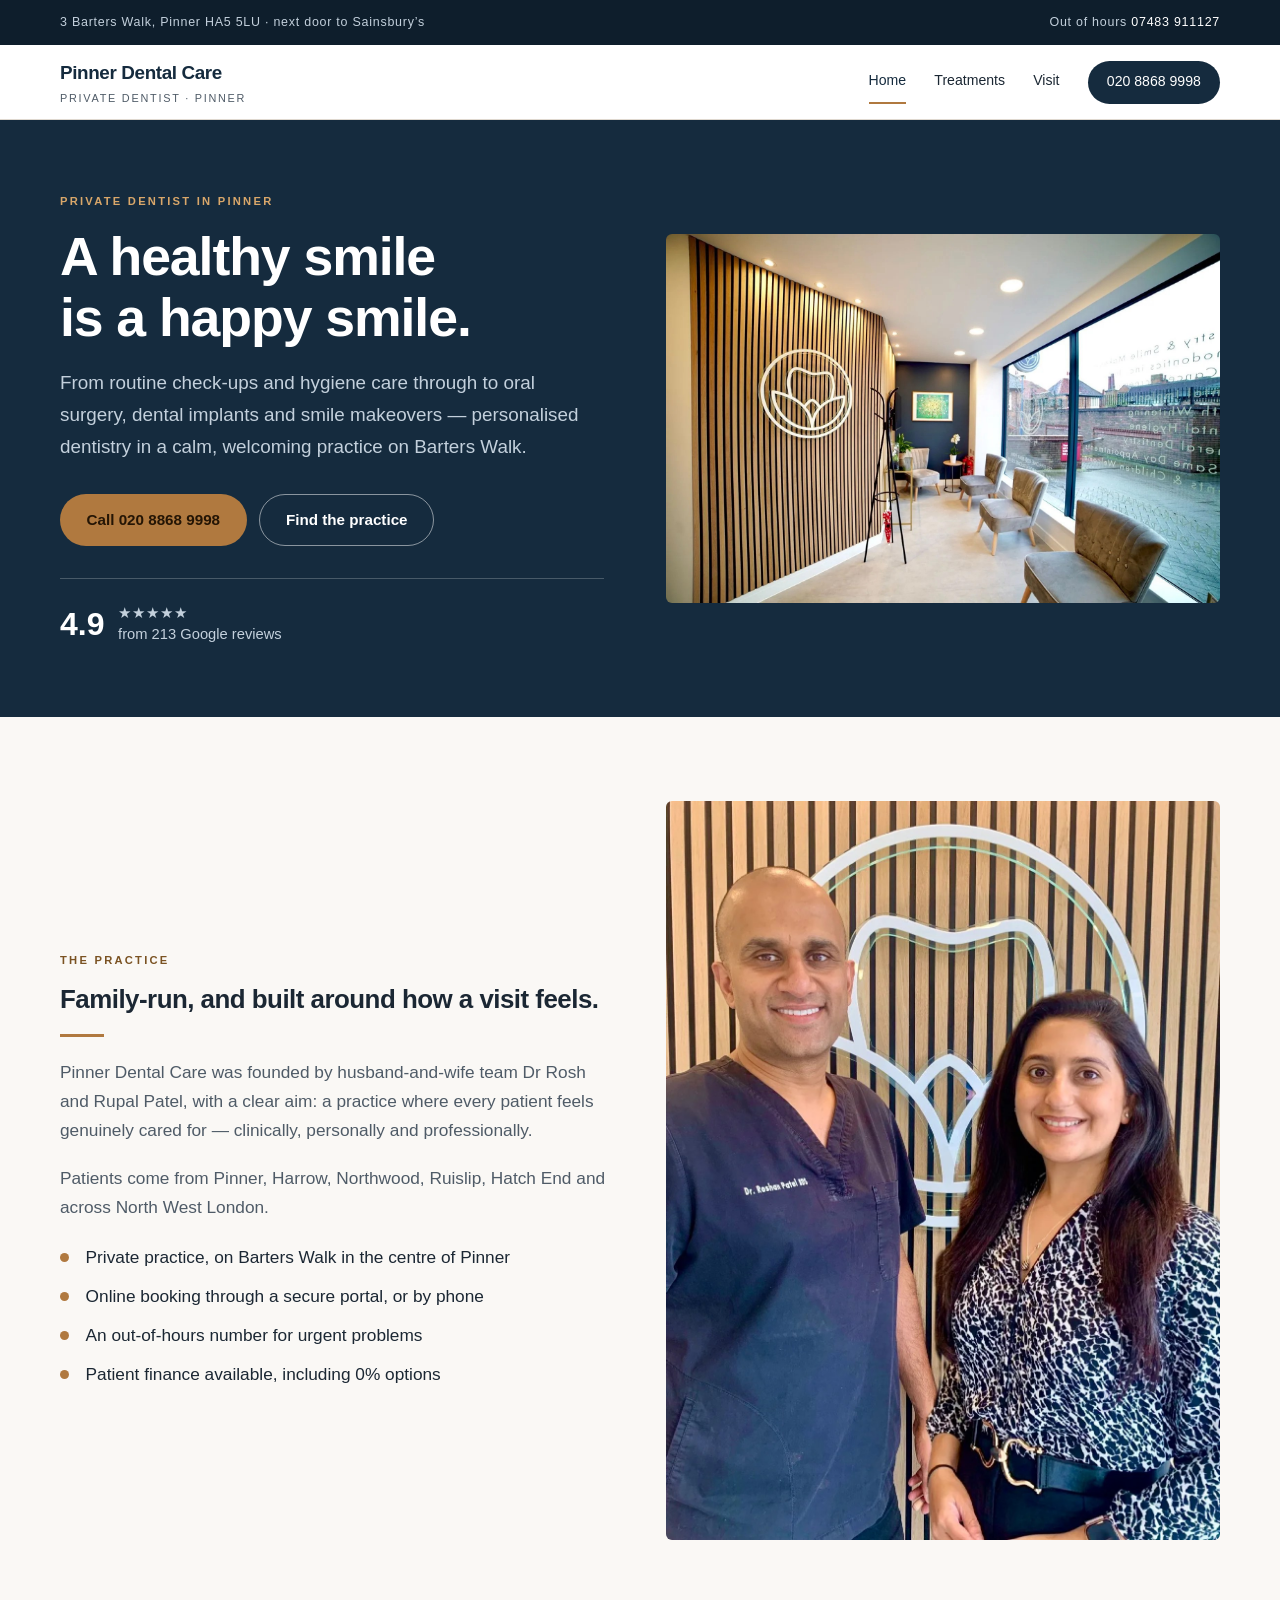
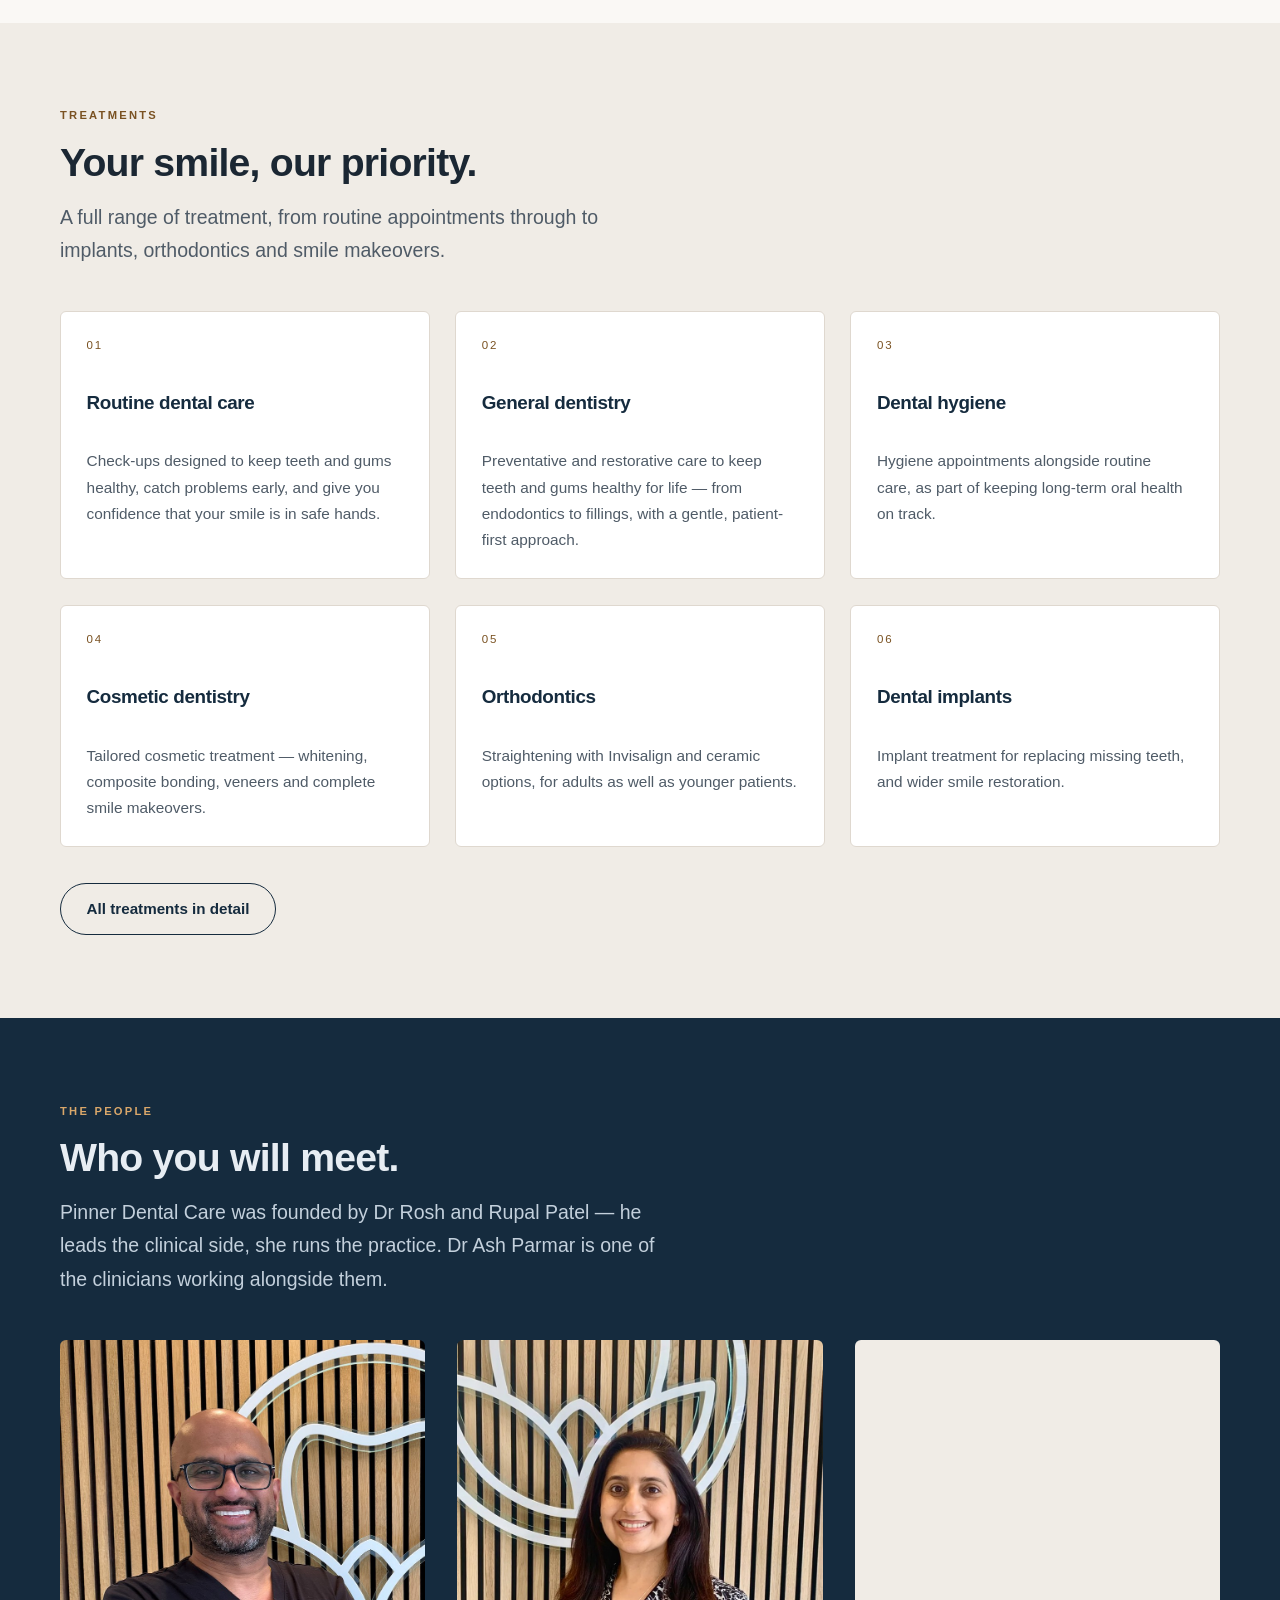
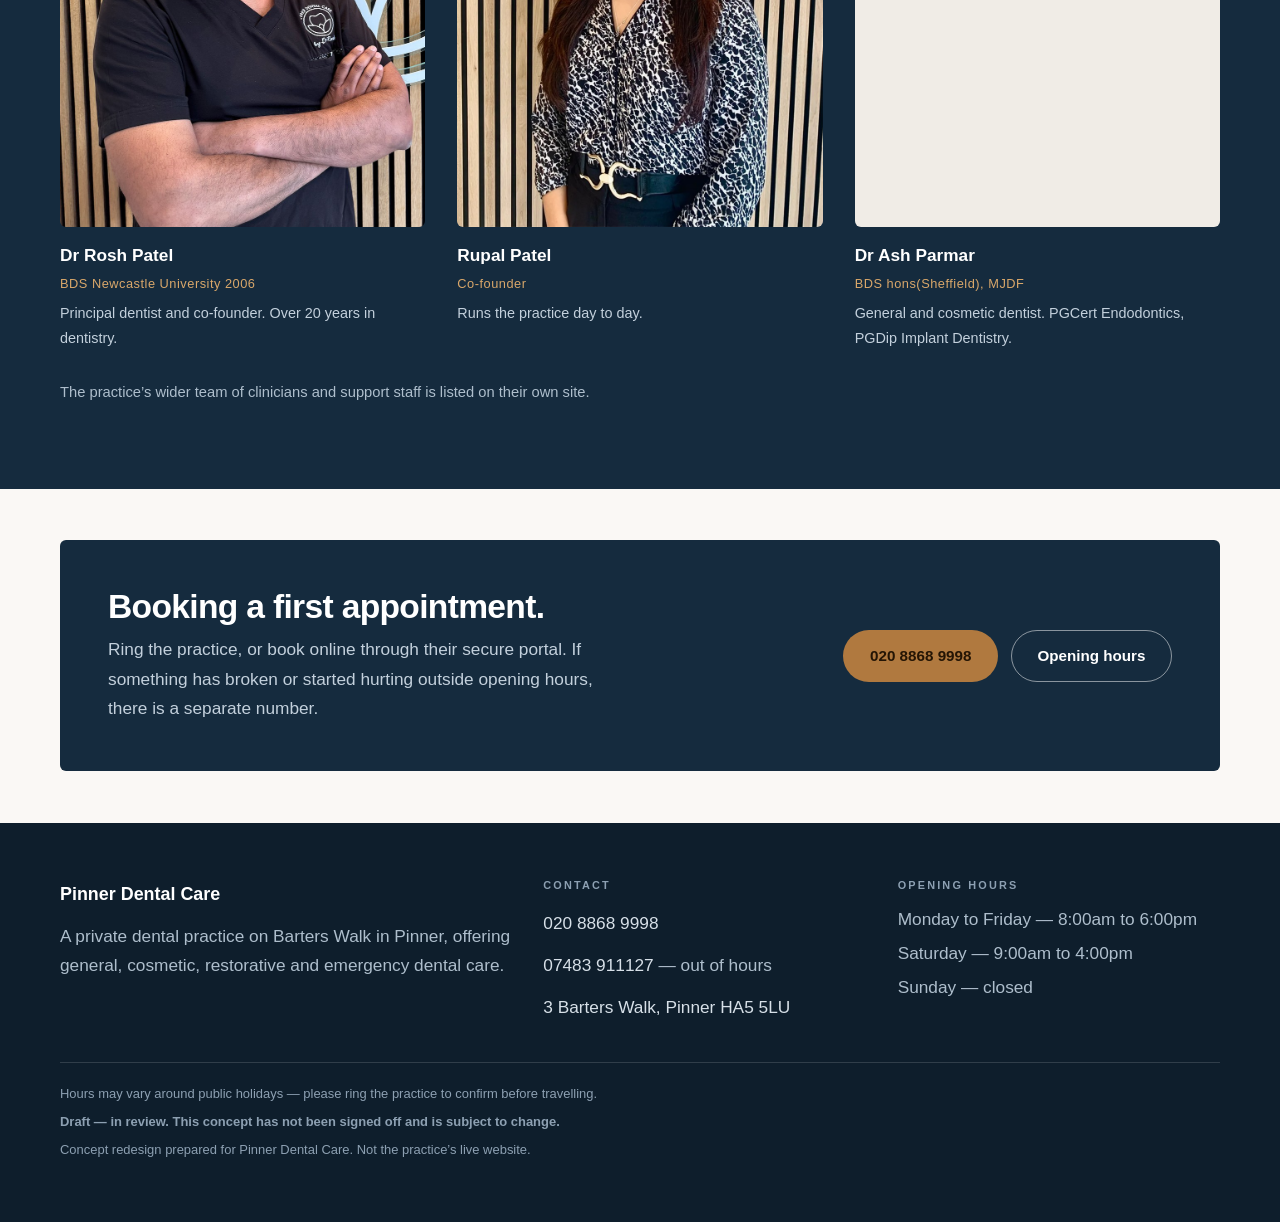
<file: index.html>
<!DOCTYPE html>
<html lang="en-GB">
<head>
<meta charset="utf-8">
<meta name="viewport" content="width=device-width, initial-scale=1">
<title>Pinner Dental Care &mdash; private dentist on Barters Walk, Pinner</title>
<meta name="description" content="Private dental practice at 3 Barters Walk, Pinner HA5 5LU. General, cosmetic, restorative and emergency dental care, three minutes from Pinner station. Call 020 8868 9998.">
<link rel="icon" href="assets/img/favicon.png" type="image/png">
<script>/* set before first paint so reveal targets start hidden only when JS can reveal them */
if ('IntersectionObserver' in window) document.documentElement.className = 'js';</script>
<link rel="stylesheet" href="assets/css/engine.css">
<link rel="stylesheet" href="assets/css/site.css">
</head>
<body>
<a class="skip-link" href="#main">Skip to content</a>

<div class="eng-progress" aria-hidden="true"><div class="eng-progress__fill"></div></div>

<div class="topbar">
  <div class="shell topbar__inner">
    <span>3 Barters Walk, Pinner HA5 5LU &middot; next door to Sainsbury&rsquo;s</span>
    <span>Out of hours <a href="tel:+447483911127">07483 911127</a></span>
  </div>
</div>

<header class="site-header">
  <div class="shell site-header__inner">
    <a class="brand-lockup" href="index.html" aria-label="Pinner Dental Care — home">
      <b>Pinner Dental Care</b>
      <span>Private dentist &middot; Pinner</span>
    </a>

    <button class="nav-toggle" type="button" data-nav-toggle aria-expanded="false" aria-controls="site-nav">
      <span class="nav-toggle__bars" aria-hidden="true"><span></span><span></span><span></span></span>
      Menu
    </button>

    <nav class="site-nav" id="site-nav" data-open="false" aria-label="Main">
      <ul>
        <li><a href="index.html" aria-current="page">Home</a></li>
        <li><a href="treatments.html">Treatments</a></li>
        <li><a href="visit.html">Visit</a></li>
        <li><a class="nav-cta" href="tel:+442088689998">020 8868 9998</a></li>
      </ul>
    </nav>
  </div>
</header>

<main id="main">

  <section class="hero">
    <div class="shell hero__grid">
      <div data-reveal-hero>
        <p class="eyebrow">Private dentist in Pinner</p>
        <h1>A healthy smile is a happy smile.</h1>
        <p class="hero__lede">
          From routine check-ups and hygiene care through to oral surgery, dental implants
          and smile makeovers &mdash; personalised dentistry in a calm, welcoming practice on
          Barters Walk.
        </p>
        <div class="hero__actions">
          <a class="btn btn--oak" href="tel:+442088689998">Call 020 8868 9998</a>
          <a class="btn btn--ghost" href="visit.html">Find the practice</a>
        </div>
        <p class="rating">
          <b>4.9</b>
          <span><span class="stars" aria-hidden="true">&#9733;&#9733;&#9733;&#9733;&#9733;</span><br>
          from 213 Google reviews</span>
        </p>
      </div>

      <figure class="hero__figure" data-reveal-hero>
        <div class="frame">
          <img src="assets/img/waiting-room.jpg"
               alt="The waiting area at Pinner Dental Care: a slatted oak wall carrying the practice's lotus logo, armchairs, and a window onto Barters Walk."
               width="1600" height="1066" loading="eager" decoding="async">
        </div>
      </figure>
    </div>
  </section>

  <section class="section">
    <div class="shell two-col">
      <div data-reveal>
        <p class="eyebrow">The practice</p>
        <h2 style="font-size:clamp(1.7rem,1.35rem+1.8vw,2.45rem)">Family-run, and built around how a visit feels.</h2>
        <hr class="tick">
        <p style="margin-top:1.3rem;color:var(--muted)">
          Pinner Dental Care was founded by husband-and-wife team Dr Rosh and Rupal Patel,
          with a clear aim: a practice where every patient feels genuinely cared for &mdash;
          clinically, personally and professionally.
        </p>
        <p style="color:var(--muted)">
          Patients come from Pinner, Harrow, Northwood, Ruislip, Hatch End and across North
          West London.
        </p>
        <ul class="ticks">
          <li>Private practice, on Barters Walk in the centre of Pinner</li>
          <li>Online booking through a secure portal, or by phone</li>
          <li>An out-of-hours number for urgent problems</li>
          <li>Patient finance available, including 0% options</li>
        </ul>
      </div>
      <figure class="figure-tall" data-reveal="2">
        <div class="frame">
          <img src="assets/img/founders.jpg"
               alt="Dr Rosh Patel and Rupal Patel, the founders of Pinner Dental Care, standing together in the practice."
               width="1125" height="1500" loading="lazy" decoding="async">
        </div>
      </figure>
    </div>
  </section>

  <section class="section section--surface">
    <div class="shell">
      <div class="section-head" data-reveal>
        <p class="eyebrow">Treatments</p>
        <h2>Your smile, our priority.</h2>
        <p class="lede">
          A full range of treatment, from routine appointments through to implants,
          orthodontics and smile makeovers.
        </p>
      </div>
      <div class="cards">
        <article class="card" data-reveal>
          <span class="num">01</span>
          <h3>Routine dental care</h3>
          <p>Check-ups designed to keep teeth and gums healthy, catch problems early, and give you confidence that your smile is in safe hands.</p>
        </article>
        <article class="card" data-reveal="2">
          <span class="num">02</span>
          <h3>General dentistry</h3>
          <p>Preventative and restorative care to keep teeth and gums healthy for life &mdash; from endodontics to fillings, with a gentle, patient-first approach.</p>
        </article>
        <article class="card" data-reveal="3">
          <span class="num">03</span>
          <h3>Dental hygiene</h3>
          <p>Hygiene appointments alongside routine care, as part of keeping long-term oral health on track.</p>
        </article>
        <article class="card" data-reveal>
          <span class="num">04</span>
          <h3>Cosmetic dentistry</h3>
          <p>Tailored cosmetic treatment &mdash; whitening, composite bonding, veneers and complete smile makeovers.</p>
        </article>
        <article class="card" data-reveal="2">
          <span class="num">05</span>
          <h3>Orthodontics</h3>
          <p>Straightening with Invisalign and ceramic options, for adults as well as younger patients.</p>
        </article>
        <article class="card" data-reveal="3">
          <span class="num">06</span>
          <h3>Dental implants</h3>
          <p>Implant treatment for replacing missing teeth, and wider smile restoration.</p>
        </article>
      </div>
      <p style="margin-top:2.25rem" data-reveal="4">
        <a class="btn btn--outline" href="treatments.html">All treatments in detail</a>
      </p>
    </div>
  </section>

  <section class="section section--navy">
    <div class="shell">
      <div class="section-head" data-reveal>
        <p class="eyebrow">The people</p>
        <h2>Who you will meet.</h2>
        <p class="lede">
          Pinner Dental Care was founded by Dr Rosh and Rupal Patel &mdash; he leads the
          clinical side, she runs the practice. Dr Ash Parmar is one of the clinicians
          working alongside them.
        </p>
      </div>
      <div class="team">
        <div class="person" data-reveal>
          <div class="frame"><img src="assets/img/rosh-patel.jpg" alt="Dr Rosh Patel, principal dentist and co-founder of Pinner Dental Care." width="880" height="1173" loading="lazy" decoding="async"></div>
          <b>Dr Rosh Patel</b><span>BDS Newcastle University 2006</span>
          <em>Principal dentist and co-founder. Over 20 years in dentistry.</em>
        </div>
        <div class="person" data-reveal="2">
          <div class="frame"><img src="assets/img/rupal-patel.jpg" alt="Rupal Patel, co-founder of Pinner Dental Care." width="880" height="1173" loading="lazy" decoding="async"></div>
          <b>Rupal Patel</b><span>Co-founder</span>
          <em>Runs the practice day to day.</em>
        </div>
        <div class="person" data-reveal="3">
          <div class="frame"><img src="assets/img/ash-parmar.jpg" alt="Dr Ash Parmar of Pinner Dental Care." width="880" height="1173" loading="lazy" decoding="async"></div>
          <b>Dr Ash Parmar</b><span>BDS hons(Sheffield), MJDF</span>
          <em>General and cosmetic dentist. PGCert Endodontics, PGDip Implant Dentistry.</em>
        </div>
      </div>
      <p style="margin-top:1.9rem;color:#AEBECC;font-size:0.92rem" data-reveal="4">
        The practice&rsquo;s wider team of clinicians and support staff is listed on their own site.
      </p>
    </div>
  </section>

  <section class="section section--tight">
    <div class="shell">
      <div class="cta-strip" data-reveal>
        <div>
          <h2>Booking a first appointment.</h2>
          <p>
            Ring the practice, or book online through their secure portal. If something has
            broken or started hurting outside opening hours, there is a separate number.
          </p>
        </div>
        <div class="cta-strip__actions">
          <a class="btn btn--oak" href="tel:+442088689998">020 8868 9998</a>
          <a class="btn btn--ghost" href="visit.html">Opening hours</a>
        </div>
      </div>
    </div>
  </section>
</main>

<footer class="site-footer">
  <div class="shell">
    <div class="site-footer__grid">
      <div>
        <b class="mark">Pinner Dental Care</b>
        <p>A private dental practice on Barters Walk in Pinner, offering general, cosmetic,
           restorative and emergency dental care.</p>
      </div>
      <div>
        <h2>Contact</h2>
        <ul>
          <li><a href="tel:+442088689998">020 8868 9998</a></li>
          <li><a href="tel:+447483911127">07483 911127</a> &mdash; out of hours</li>
          <li><a href="https://maps.google.com/?q=3+Barters+Walk+Pinner+HA5+5LU" target="_blank" rel="noopener">3 Barters Walk, Pinner HA5 5LU</a></li>
        </ul>
      </div>
      <div>
        <h2>Opening hours</h2>
        <ul>
          <li>Monday to Friday &mdash; 8:00am to 6:00pm</li>
          <li>Saturday &mdash; 9:00am to 4:00pm</li>
          <li>Sunday &mdash; closed</li>
        </ul>
      </div>
    </div>
    <div class="fine">
      <p>Hours may vary around public holidays &mdash; please ring the practice to confirm
         before travelling.</p>
      <p><strong>Draft &mdash; in review. This concept has not been signed off and is subject to change.</strong></p>
      <p>Concept redesign prepared for Pinner Dental Care. Not the practice&rsquo;s live website.</p>
    </div>
  </div>
</footer>

<script src="assets/js/main.js" defer></script>
</body>
</html>
</file>
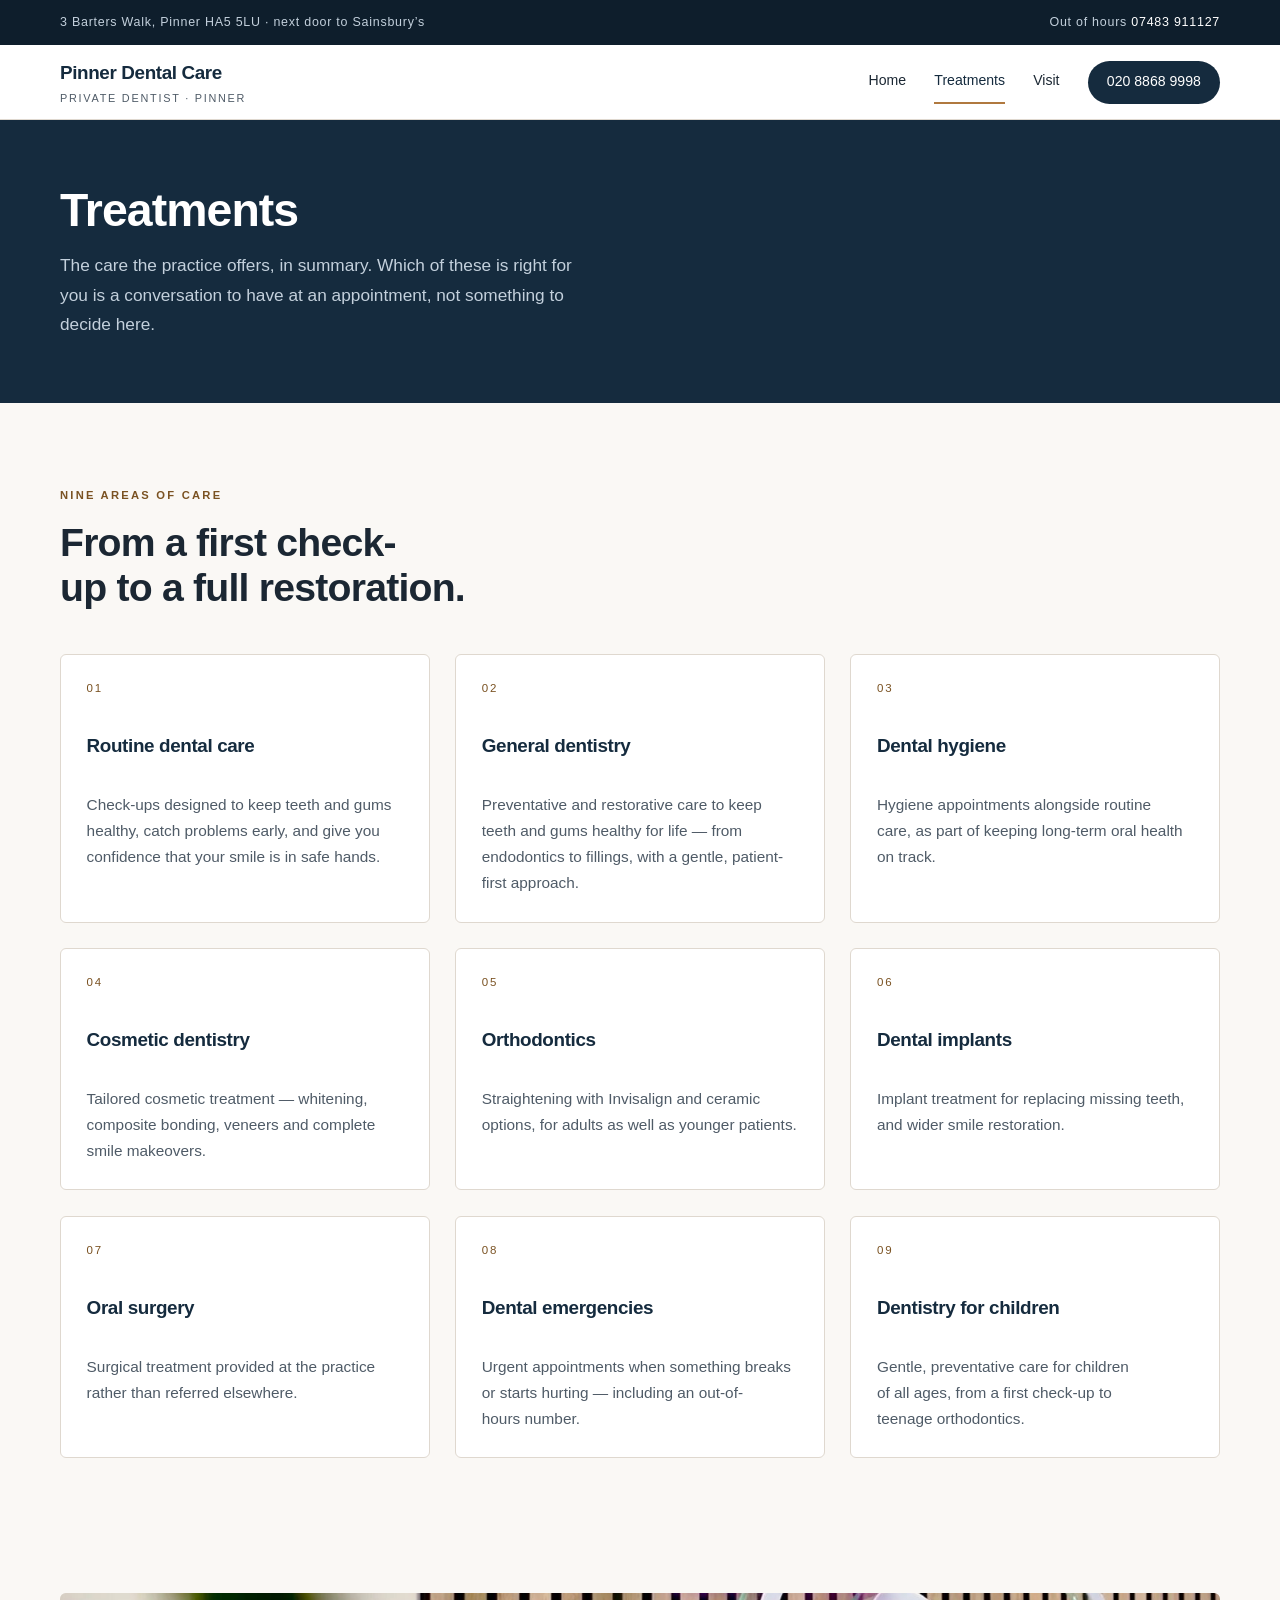
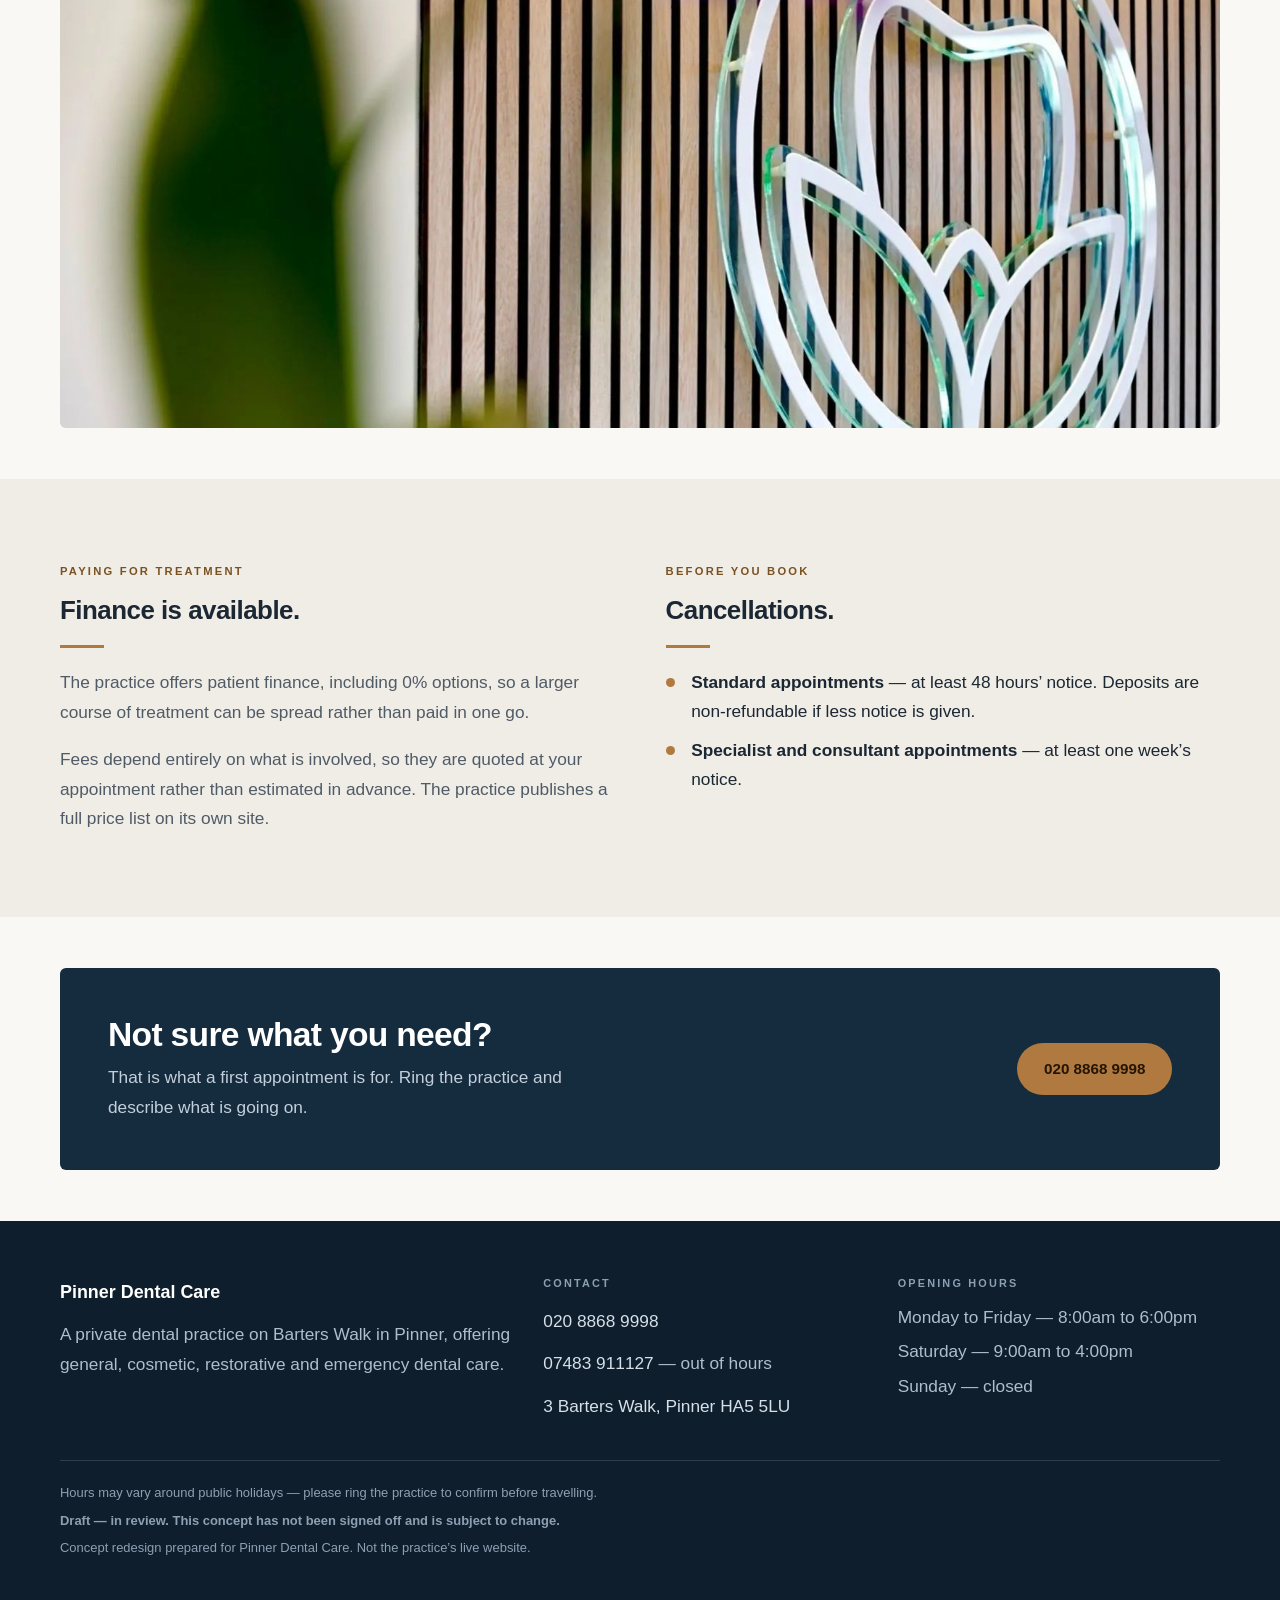
<file: treatments.html>
<!DOCTYPE html>
<html lang="en-GB">
<head>
<meta charset="utf-8">
<meta name="viewport" content="width=device-width, initial-scale=1">
<title>Treatments &mdash; Pinner Dental Care</title>
<meta name="description" content="Treatments at Pinner Dental Care: routine care, general dentistry, hygiene, cosmetic dentistry, orthodontics, implants, oral surgery and dental emergencies. Patient finance available.">
<link rel="icon" href="assets/img/favicon.png" type="image/png">
<script>/* set before first paint so reveal targets start hidden only when JS can reveal them */
if ('IntersectionObserver' in window) document.documentElement.className = 'js';</script>
<link rel="stylesheet" href="assets/css/engine.css">
<link rel="stylesheet" href="assets/css/site.css">
</head>
<body>
<a class="skip-link" href="#main">Skip to content</a>

<div class="eng-progress" aria-hidden="true"><div class="eng-progress__fill"></div></div>

<div class="topbar">
  <div class="shell topbar__inner">
    <span>3 Barters Walk, Pinner HA5 5LU &middot; next door to Sainsbury&rsquo;s</span>
    <span>Out of hours <a href="tel:+447483911127">07483 911127</a></span>
  </div>
</div>

<header class="site-header">
  <div class="shell site-header__inner">
    <a class="brand-lockup" href="index.html" aria-label="Pinner Dental Care — home">
      <b>Pinner Dental Care</b>
      <span>Private dentist &middot; Pinner</span>
    </a>

    <button class="nav-toggle" type="button" data-nav-toggle aria-expanded="false" aria-controls="site-nav">
      <span class="nav-toggle__bars" aria-hidden="true"><span></span><span></span><span></span></span>
      Menu
    </button>

    <nav class="site-nav" id="site-nav" data-open="false" aria-label="Main">
      <ul>
        <li><a href="index.html">Home</a></li>
        <li><a href="treatments.html" aria-current="page">Treatments</a></li>
        <li><a href="visit.html">Visit</a></li>
        <li><a class="nav-cta" href="tel:+442088689998">020 8868 9998</a></li>
      </ul>
    </nav>
  </div>
</header>

<main id="main">

  <section class="page-head">
    <div class="shell">
      <h1 data-reveal-hero>Treatments</h1>
      <p data-reveal-hero>
        The care the practice offers, in summary. Which of these is right for you is a
        conversation to have at an appointment, not something to decide here.
      </p>
    </div>
  </section>

  <section class="section">
    <div class="shell">
      <div class="section-head" data-reveal>
        <p class="eyebrow">Nine areas of care</p>
        <h2>From a first check-up to a full restoration.</h2>
      </div>
      <div class="cards">
        <article class="card" data-reveal>
          <span class="num">01</span>
          <h3>Routine dental care</h3>
          <p>Check-ups designed to keep teeth and gums healthy, catch problems early, and give you confidence that your smile is in safe hands.</p>
        </article>
        <article class="card" data-reveal="2">
          <span class="num">02</span>
          <h3>General dentistry</h3>
          <p>Preventative and restorative care to keep teeth and gums healthy for life &mdash; from endodontics to fillings, with a gentle, patient-first approach.</p>
        </article>
        <article class="card" data-reveal="3">
          <span class="num">03</span>
          <h3>Dental hygiene</h3>
          <p>Hygiene appointments alongside routine care, as part of keeping long-term oral health on track.</p>
        </article>
        <article class="card" data-reveal>
          <span class="num">04</span>
          <h3>Cosmetic dentistry</h3>
          <p>Tailored cosmetic treatment &mdash; whitening, composite bonding, veneers and complete smile makeovers.</p>
        </article>
        <article class="card" data-reveal="2">
          <span class="num">05</span>
          <h3>Orthodontics</h3>
          <p>Straightening with Invisalign and ceramic options, for adults as well as younger patients.</p>
        </article>
        <article class="card" data-reveal="3">
          <span class="num">06</span>
          <h3>Dental implants</h3>
          <p>Implant treatment for replacing missing teeth, and wider smile restoration.</p>
        </article>
        <article class="card" data-reveal>
          <span class="num">07</span>
          <h3>Oral surgery</h3>
          <p>Surgical treatment provided at the practice rather than referred elsewhere.</p>
        </article>
        <article class="card" data-reveal="2">
          <span class="num">08</span>
          <h3>Dental emergencies</h3>
          <p>Urgent appointments when something breaks or starts hurting &mdash; including an out-of-hours number.</p>
        </article>
        <article class="card" data-reveal="3">
          <span class="num">09</span>
          <h3>Dentistry for children</h3>
          <p>Gentle, preventative care for children of all ages, from a first check-up to teenage orthodontics.</p>
        </article>
      </div>
    </div>
  </section>

  <section class="section section--tight band">
    <div class="shell">
      <figure data-reveal>
        <div class="frame">
          <img src="assets/img/logo-detail.jpg"
               alt="The practice's lotus mark mounted on the slatted oak wall, with an orchid in the foreground."
               width="1600" height="2401" loading="lazy" decoding="async">
        </div>
      </figure>
    </div>
  </section>

  <section class="section section--surface">
    <div class="shell two-col two-col--top">
      <div data-reveal>
        <p class="eyebrow">Paying for treatment</p>
        <h2 style="font-size:clamp(1.6rem,1.35rem+1.5vw,2.2rem)">Finance is available.</h2>
        <hr class="tick">
        <p style="margin-top:1.3rem;color:var(--muted)">
          The practice offers patient finance, including 0% options, so a larger course of
          treatment can be spread rather than paid in one go.
        </p>
        <p style="color:var(--muted)">
          Fees depend entirely on what is involved, so they are quoted at your appointment
          rather than estimated in advance. The practice publishes a full price list on its
          own site.
        </p>
      </div>
      <div data-reveal="2">
        <p class="eyebrow">Before you book</p>
        <h2 style="font-size:clamp(1.6rem,1.35rem+1.5vw,2.2rem)">Cancellations.</h2>
        <hr class="tick">
        <ul class="ticks">
          <li><strong>Standard appointments</strong> &mdash; at least 48 hours&rsquo; notice. Deposits are non-refundable if less notice is given.</li>
          <li><strong>Specialist and consultant appointments</strong> &mdash; at least one week&rsquo;s notice.</li>
        </ul>
      </div>
    </div>
  </section>

  <section class="section section--tight">
    <div class="shell">
      <div class="cta-strip" data-reveal>
        <div>
          <h2>Not sure what you need?</h2>
          <p>That is what a first appointment is for. Ring the practice and describe what is going on.</p>
        </div>
        <div class="cta-strip__actions">
          <a class="btn btn--oak" href="tel:+442088689998">020 8868 9998</a>
        </div>
      </div>
    </div>
  </section>
</main>

<footer class="site-footer">
  <div class="shell">
    <div class="site-footer__grid">
      <div>
        <b class="mark">Pinner Dental Care</b>
        <p>A private dental practice on Barters Walk in Pinner, offering general, cosmetic,
           restorative and emergency dental care.</p>
      </div>
      <div>
        <h2>Contact</h2>
        <ul>
          <li><a href="tel:+442088689998">020 8868 9998</a></li>
          <li><a href="tel:+447483911127">07483 911127</a> &mdash; out of hours</li>
          <li><a href="https://maps.google.com/?q=3+Barters+Walk+Pinner+HA5+5LU" target="_blank" rel="noopener">3 Barters Walk, Pinner HA5 5LU</a></li>
        </ul>
      </div>
      <div>
        <h2>Opening hours</h2>
        <ul>
          <li>Monday to Friday &mdash; 8:00am to 6:00pm</li>
          <li>Saturday &mdash; 9:00am to 4:00pm</li>
          <li>Sunday &mdash; closed</li>
        </ul>
      </div>
    </div>
    <div class="fine">
      <p>Hours may vary around public holidays &mdash; please ring the practice to confirm
         before travelling.</p>
      <p><strong>Draft &mdash; in review. This concept has not been signed off and is subject to change.</strong></p>
      <p>Concept redesign prepared for Pinner Dental Care. Not the practice&rsquo;s live website.</p>
    </div>
  </div>
</footer>

<script src="assets/js/main.js" defer></script>
</body>
</html>
</file>
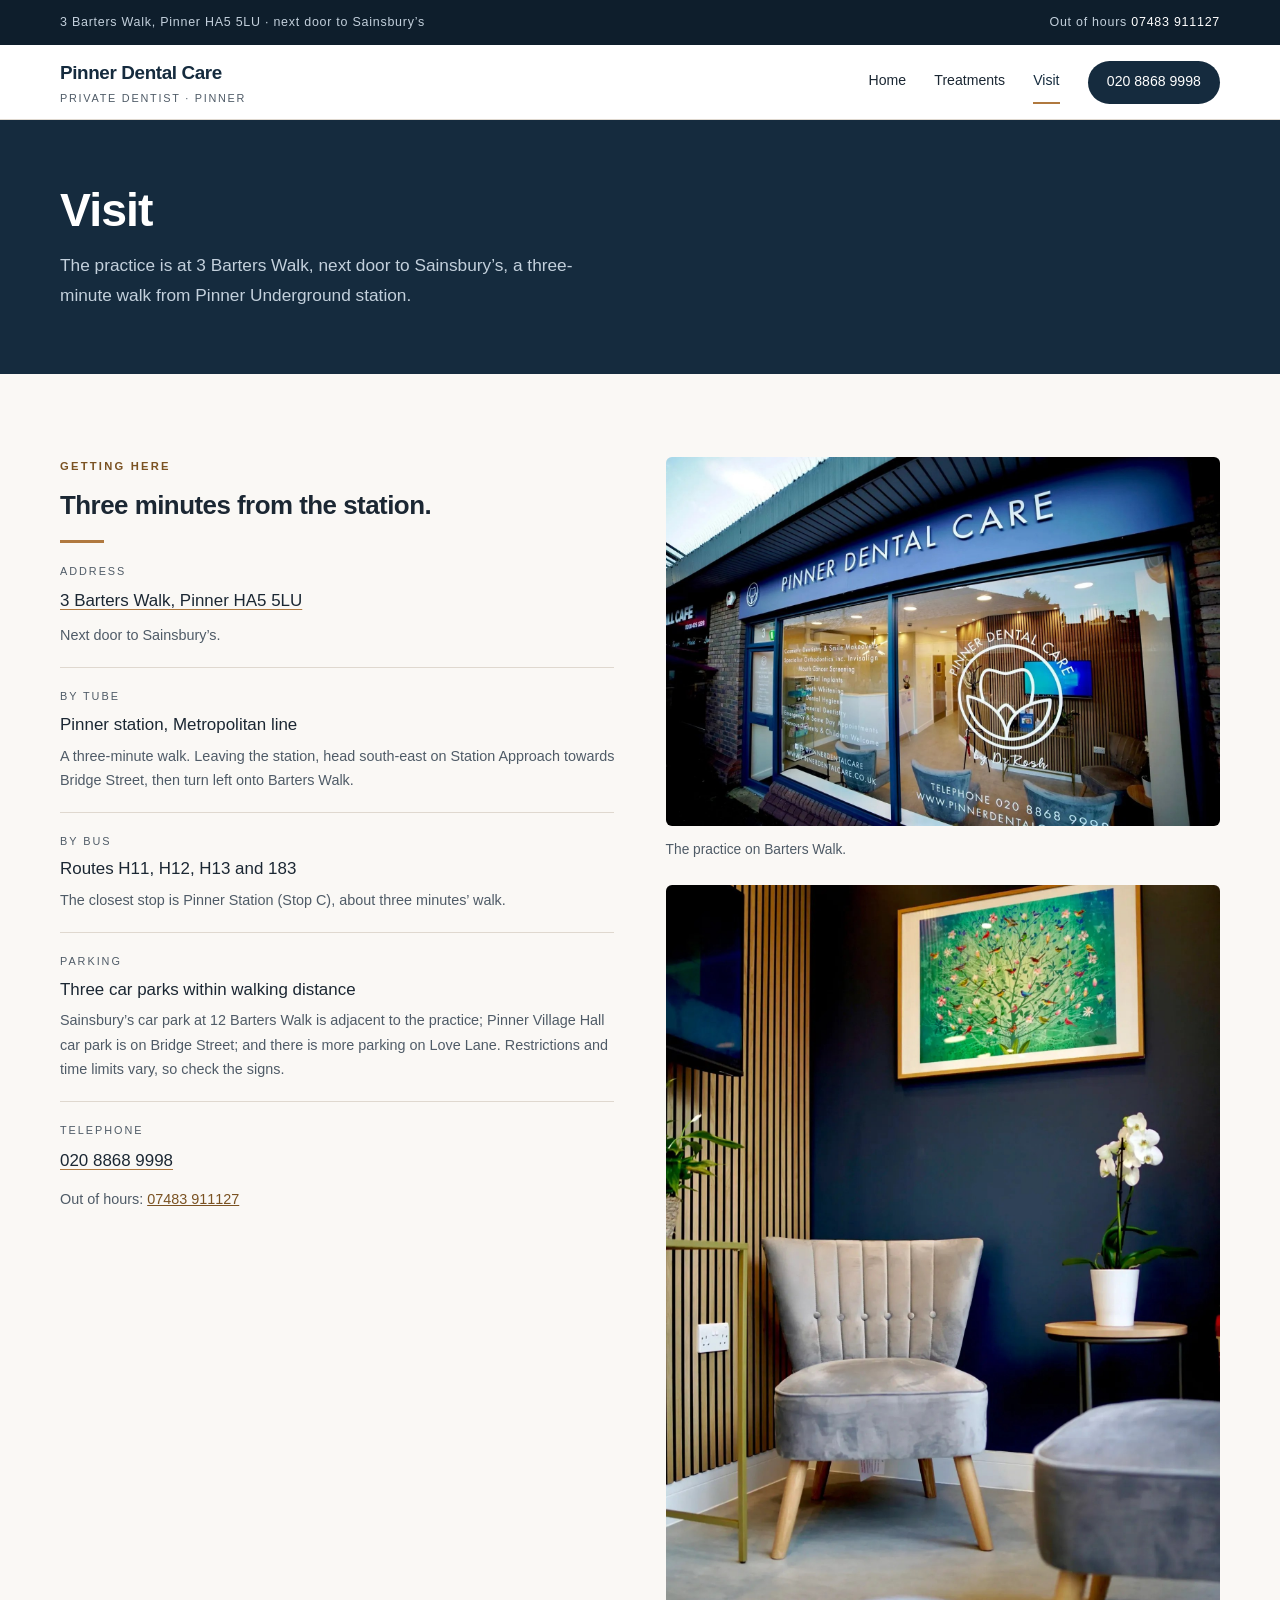
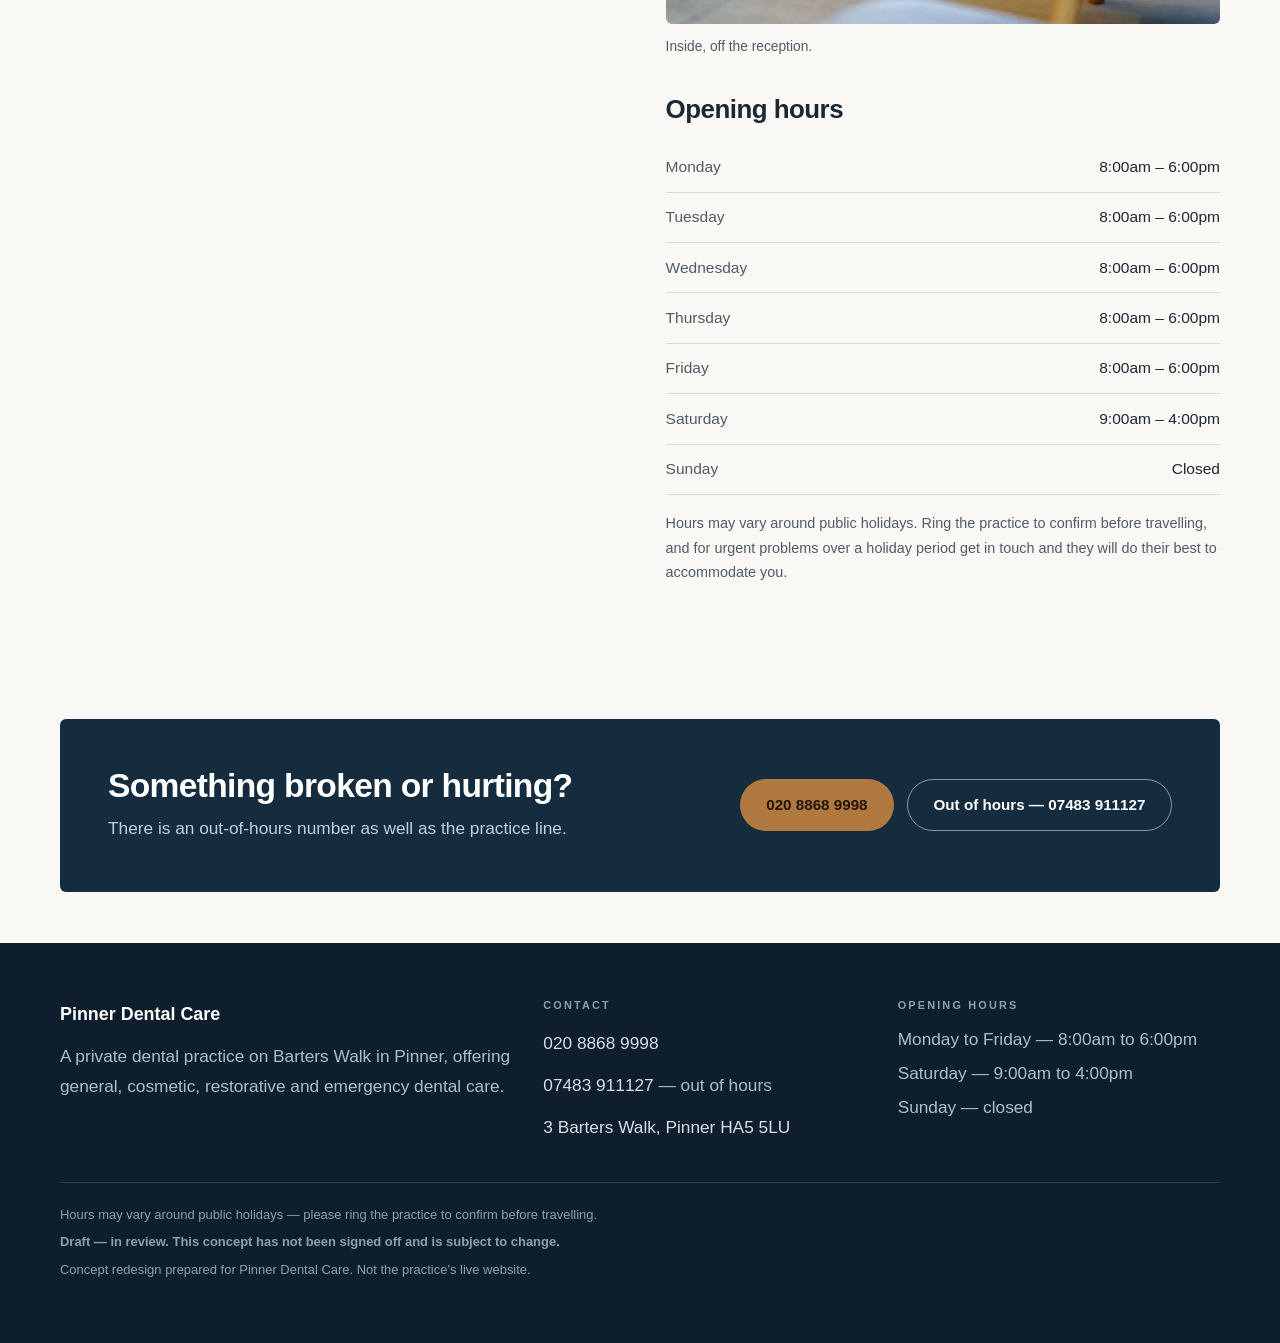
<file: visit.html>
<!DOCTYPE html>
<html lang="en-GB">
<head>
<meta charset="utf-8">
<meta name="viewport" content="width=device-width, initial-scale=1">
<title>Visit &mdash; 3 Barters Walk, Pinner | Pinner Dental Care</title>
<meta name="description" content="Pinner Dental Care is at 3 Barters Walk, Pinner HA5 5LU, next door to Sainsbury's and three minutes from Pinner station. Opening hours, directions and an out-of-hours number.">
<link rel="icon" href="assets/img/favicon.png" type="image/png">
<script>/* set before first paint so reveal targets start hidden only when JS can reveal them */
if ('IntersectionObserver' in window) document.documentElement.className = 'js';</script>
<link rel="stylesheet" href="assets/css/engine.css">
<link rel="stylesheet" href="assets/css/site.css">
</head>
<body>
<a class="skip-link" href="#main">Skip to content</a>

<div class="eng-progress" aria-hidden="true"><div class="eng-progress__fill"></div></div>

<div class="topbar">
  <div class="shell topbar__inner">
    <span>3 Barters Walk, Pinner HA5 5LU &middot; next door to Sainsbury&rsquo;s</span>
    <span>Out of hours <a href="tel:+447483911127">07483 911127</a></span>
  </div>
</div>

<header class="site-header">
  <div class="shell site-header__inner">
    <a class="brand-lockup" href="index.html" aria-label="Pinner Dental Care — home">
      <b>Pinner Dental Care</b>
      <span>Private dentist &middot; Pinner</span>
    </a>

    <button class="nav-toggle" type="button" data-nav-toggle aria-expanded="false" aria-controls="site-nav">
      <span class="nav-toggle__bars" aria-hidden="true"><span></span><span></span><span></span></span>
      Menu
    </button>

    <nav class="site-nav" id="site-nav" data-open="false" aria-label="Main">
      <ul>
        <li><a href="index.html">Home</a></li>
        <li><a href="treatments.html">Treatments</a></li>
        <li><a href="visit.html" aria-current="page">Visit</a></li>
        <li><a class="nav-cta" href="tel:+442088689998">020 8868 9998</a></li>
      </ul>
    </nav>
  </div>
</header>

<main id="main">

  <section class="page-head">
    <div class="shell">
      <h1 data-reveal-hero>Visit</h1>
      <p data-reveal-hero>
        The practice is at 3 Barters Walk, next door to Sainsbury&rsquo;s, a three-minute walk
        from Pinner Underground station.
      </p>
    </div>
  </section>

  <section class="section">
    <div class="shell two-col two-col--top">
      <div data-reveal>
        <p class="eyebrow">Getting here</p>
        <h2 style="font-size:clamp(1.6rem,1.35rem+1.5vw,2.2rem)">Three minutes from the station.</h2>
        <hr class="tick">
        <ul class="info-list">
          <li>
            <span class="label">Address</span>
            <span class="value"><a href="https://maps.google.com/?q=3+Barters+Walk+Pinner+HA5+5LU" target="_blank" rel="noopener">3 Barters Walk, Pinner HA5 5LU</a></span>
            <p class="note">Next door to Sainsbury&rsquo;s.</p>
          </li>
          <li>
            <span class="label">By tube</span>
            <span class="value">Pinner station, Metropolitan line</span>
            <p class="note">A three-minute walk. Leaving the station, head south-east on Station Approach towards Bridge Street, then turn left onto Barters Walk.</p>
          </li>
          <li>
            <span class="label">By bus</span>
            <span class="value">Routes H11, H12, H13 and 183</span>
            <p class="note">The closest stop is Pinner Station (Stop C), about three minutes&rsquo; walk.</p>
          </li>
          <li>
            <span class="label">Parking</span>
            <span class="value">Three car parks within walking distance</span>
            <p class="note">
              Sainsbury&rsquo;s car park at 12 Barters Walk is adjacent to the practice; Pinner
              Village Hall car park is on Bridge Street; and there is more parking on Love
              Lane. Restrictions and time limits vary, so check the signs.
            </p>
          </li>
          <li>
            <span class="label">Telephone</span>
            <span class="value"><a href="tel:+442088689998">020 8868 9998</a></span>
            <p class="note">Out of hours: <a href="tel:+447483911127">07483 911127</a></p>
          </li>
        </ul>
      </div>

      <div data-reveal="2">
        <figure>
          <div class="frame" style="aspect-ratio:1600/1066">
            <img src="assets/img/shopfront-evening.jpg"
                 alt="The Pinner Dental Care frontage on Barters Walk lit at dusk, with the practice name and telephone number on the glass."
                 width="1600" height="1066" loading="lazy" decoding="async">
          </div>
          <figcaption>The practice on Barters Walk.</figcaption>
        </figure>

        <figure style="margin-top:1.5rem">
          <div class="frame" style="aspect-ratio:3/4">
            <img src="assets/img/reception-corner.jpg"
                 alt="A corner of the reception at Pinner Dental Care: an armchair and footstool, a framed print and an orchid against a dark blue wall."
                 width="1600" height="2400" loading="lazy" decoding="async">
          </div>
          <figcaption>Inside, off the reception.</figcaption>
        </figure>

        <h2 style="font-size:clamp(1.4rem,1.25rem+1vw,1.8rem);margin-top:2.25rem">Opening hours</h2>
        <table class="hours">
          <tbody>
            <tr><th scope="row">Monday</th><td>8:00am &ndash; 6:00pm</td></tr>
            <tr><th scope="row">Tuesday</th><td>8:00am &ndash; 6:00pm</td></tr>
            <tr><th scope="row">Wednesday</th><td>8:00am &ndash; 6:00pm</td></tr>
            <tr><th scope="row">Thursday</th><td>8:00am &ndash; 6:00pm</td></tr>
            <tr><th scope="row">Friday</th><td>8:00am &ndash; 6:00pm</td></tr>
            <tr><th scope="row">Saturday</th><td>9:00am &ndash; 4:00pm</td></tr>
            <tr><th scope="row">Sunday</th><td>Closed</td></tr>
          </tbody>
        </table>
        <p style="margin-top:1rem;font-size:0.9rem;color:var(--muted)">
          Hours may vary around public holidays. Ring the practice to confirm before
          travelling, and for urgent problems over a holiday period get in touch and they
          will do their best to accommodate you.
        </p>
      </div>
    </div>
  </section>

  <section class="section section--tight">
    <div class="shell">
      <div class="cta-strip" data-reveal>
        <div>
          <h2>Something broken or hurting?</h2>
          <p>There is an out-of-hours number as well as the practice line.</p>
        </div>
        <div class="cta-strip__actions">
          <a class="btn btn--oak" href="tel:+442088689998">020 8868 9998</a>
          <a class="btn btn--ghost" href="tel:+447483911127">Out of hours &mdash; 07483 911127</a>
        </div>
      </div>
    </div>
  </section>
</main>

<footer class="site-footer">
  <div class="shell">
    <div class="site-footer__grid">
      <div>
        <b class="mark">Pinner Dental Care</b>
        <p>A private dental practice on Barters Walk in Pinner, offering general, cosmetic,
           restorative and emergency dental care.</p>
      </div>
      <div>
        <h2>Contact</h2>
        <ul>
          <li><a href="tel:+442088689998">020 8868 9998</a></li>
          <li><a href="tel:+447483911127">07483 911127</a> &mdash; out of hours</li>
          <li><a href="https://maps.google.com/?q=3+Barters+Walk+Pinner+HA5+5LU" target="_blank" rel="noopener">3 Barters Walk, Pinner HA5 5LU</a></li>
        </ul>
      </div>
      <div>
        <h2>Opening hours</h2>
        <ul>
          <li>Monday to Friday &mdash; 8:00am to 6:00pm</li>
          <li>Saturday &mdash; 9:00am to 4:00pm</li>
          <li>Sunday &mdash; closed</li>
        </ul>
      </div>
    </div>
    <div class="fine">
      <p>Hours may vary around public holidays &mdash; please ring the practice to confirm
         before travelling.</p>
      <p><strong>Draft &mdash; in review. This concept has not been signed off and is subject to change.</strong></p>
      <p>Concept redesign prepared for Pinner Dental Care. Not the practice&rsquo;s live website.</p>
    </div>
  </div>
</footer>

<script src="assets/js/main.js" defer></script>
</body>
</html>
</file>
<file: assets/css/engine.css>
/* ==========================================================================
   VDV ENGINE — v0.1.0
   Shared motion and surface layer for every build in this workspace.
   Plain CSS. No build step, no dependency, no runtime.

   Targets: Chrome and Safari. Firefox is not a target.
   Everything here has been measured in Chrome 150 and Safari 26.5.2 — see
   Experiment motionsites/research/ for the evidence behind each rule.

   THE ONE PERFORMANCE RULE, measured at 4x CPU throttle:
     A STATIC SVG filter rasterises once and is essentially free.
     A SMIL-ANIMATED filter re-rasterises every frame, FOREVER — three test
     pieces sat at 21fps while completely stationary because of it.
   So: use filters freely, animate them almost never.
   ========================================================================== */

@layer engine.reset, engine.tokens, engine.motion, engine.surface, engine.guards;

/* ==========================================================================
   TOKENS — the contract each site fills in.
   A site overrides these and inherits everything below.
   ========================================================================== */

@layer engine.tokens {
  :root {
    /* --- the two a site MUST set ------------------------------------------ */
    --brand: #0A5FE0;          /* the one accent */
    --ink: #14171A;            /* body text */

    /* --- derived, so contrast stays predictable across 200 sites ---------- */
    --paper: #FAF9F7;
    --surface: color-mix(in oklab, var(--paper) 96%, var(--ink));
    --rule: color-mix(in oklab, var(--paper) 82%, var(--ink));
    --muted: color-mix(in oklab, var(--ink) 62%, var(--paper));

    /* Contrast flip: light text on dark brands, ink on light ones. The clamp
       turns lightness into a 0/1 switch, so this needs no per-site thought. */
    --on-brand: oklch(from var(--brand)
                      clamp(0, (0.62 - l) * 100, 1) 0 h);

    /* --- motion ----------------------------------------------------------- */
    --dur-fast: 180ms;
    --dur: 320ms;
    --dur-slow: 620ms;
    --ease-out: cubic-bezier(0.22, 1, 0.36, 1);

    /* Spring easings, generated from the damped-harmonic-oscillator solution
       and sampled into linear(). Ours — no library, no licence, no runtime.
       Regenerate with .pipeline/engine/springs.py if you want other curves. */
    --ease-snap: linear(0, 0.03, 0.1069, 0.2131, 0.3344, 0.4596, 0.5805, 0.6914,
                 0.7888, 0.8709, 0.9374, 0.9888, 1.0264, 1.052, 1.0674, 1.0747,
                 1.0757, 1.0721, 1.0654, 1.0568, 1.0475, 1.0381, 1.0293, 1.0214,
                 1.0146, 1.009, 1.0045, 1.0009, 0.9982, 0.9963, 0.995, 0.9942,
                 0.9939, 0.9939, 0.9942, 0.9947, 0.9953, 0.9959, 0.9966, 0.9972,
                 0.9978, 0.9983, 1);
    --ease-settle: linear(0, 0.0219, 0.0781, 0.1569, 0.2485, 0.3455, 0.4425,
                   0.5354, 0.6216, 0.6992, 0.7676, 0.8264, 0.876, 0.9168, 0.9496,
                   0.9753, 0.9948, 1.0091, 1.019, 1.0253, 1.0287, 1.0299, 1.0294,
                   1.0277, 1.0253, 1.0224, 1.0194, 1.0164, 1.0136, 1.011, 1.0087,
                   1.0067, 1.005, 1.0035, 1.0023, 1.0013, 1.0005, 0.9999, 0.9994,
                   0.9991, 0.9989, 0.9988, 1);
    --ease-gentle: linear(0, 0.017, 0.061, 0.123, 0.1959, 0.2743, 0.3542, 0.4325,
                   0.5072, 0.5769, 0.6407, 0.6982, 0.7494, 0.7942, 0.8332, 0.8666,
                   0.895, 0.9188, 0.9387, 0.955, 0.9683, 0.9789, 0.9873, 0.9938,
                   0.9987, 1.0023, 1.0049, 1.0066, 1.0077, 1.0082, 1.0083, 1.0081,
                   1.0077, 1.0071, 1.0064, 1.0057, 1.005, 1.0043, 1.0036, 1.003,
                   1.0024, 1.0019, 1);
  }
}

/* ==========================================================================
   MOTION — reuses the data-reveal hook all 204 sites already have,
   so adopting this deletes JS with zero markup changes.
   ========================================================================== */

@layer engine.motion {

  /* Finished state is the DEFAULT. A browser without scroll timelines gets the
     final layout, never a blank box. Motion is layered on below. */
  [data-reveal] { opacity: 1; }

  @supports (animation-timeline: view()) {
    [data-reveal] {
      animation: eng-reveal linear both;
      animation-timeline: view();
      animation-range: entry 10% cover 26%;
    }
    @keyframes eng-reveal {
      from { opacity: 0; translate: 0 22px; }
      to   { opacity: 1; translate: 0 0; }
    }
    /* Stagger by shifting the RANGE, not by adding delays — a delay on a
       progress timeline does nothing useful. */
    [data-reveal="2"] { animation-range: entry 14% cover 30%; }
    [data-reveal="3"] { animation-range: entry 18% cover 34%; }
    [data-reveal="4"] { animation-range: entry 22% cover 38%; }

    /* ABOVE THE FOLD: view() is wrong here. Its range starts when the element
       ENTERS the viewport, so something already on screen begins ~75% through
       its range and looks frozen. Use scroll() with an absolute range. */
    [data-reveal-hero] {
      animation: eng-reveal linear both;
      animation-timeline: scroll(root block);
      animation-range: 0 40vh;
    }
  }

  /* Scroll progress bar — replaces the last scroll listener. */
  .eng-progress { position: fixed; inset-block-start: 0; inset-inline: 0;
                  height: 3px; z-index: 90; }
  .eng-progress__fill { height: 100%; background: var(--brand);
                        transform-origin: left; scale: 0 1; }
  @supports (animation-timeline: scroll()) {
    .eng-progress__fill {
      animation: eng-grow linear both;
      animation-timeline: scroll(root block);
    }
    @keyframes eng-grow { to { scale: 1 1; } }
  }
  /* Hide it entirely where unsupported rather than showing an empty track. */
  @supports not (animation-timeline: scroll()) { .eng-progress { display: none; } }

  /* STRUCTURAL PATTERN — full-bleed backdrop that content scrolls over.
     A sticky viewport-height backdrop, then the content pulled back up over it
     with a negative margin. Cheaper and better-behaved than position:fixed,
     and it composites on the GPU. Put a <video muted loop playsinline> or an
     image inside .eng-backdrop__media. */
  .eng-backdrop { position: relative; z-index: 0; }
  .eng-backdrop__pin { position: sticky; top: 0; height: 100svh;
                       overflow: clip; }   /* clip, NOT hidden — see guards */
  .eng-backdrop__media { width: 100%; height: 100%; object-fit: cover;
                         display: block; }
  .eng-backdrop__fade { position: absolute; inset-inline: 0; inset-block-end: 0;
                        height: 45%; pointer-events: none;
                        background: linear-gradient(to bottom, transparent, var(--backdrop-out, #000)); }
  .eng-backdrop__over { position: relative; z-index: 1; margin-block-start: -100svh; }
}

/* ==========================================================================
   SURFACE — treatments that make flat CSS read as material.
   All static. Nothing here animates a filter.
   ========================================================================== */

@layer engine.surface {

  /* GLASS. Three things stacked, which is what separates this from a plain
     translucent panel:
       1. the blur, plus a saturation/brightness lift so it reads as glass
          rather than as frosted plastic;
       2. a GRADIENT BORDER — a padding-box/border-box mask difference, so the
          edge is bright where light would catch it and dim where it wouldn't.
          `mask-composite: exclude` is what carves the ring;
       3. a faint radial sheen for the specular fall.
     Recreated here from the mechanism, with our own values. */
  .eng-glass {
    position: relative;
    overflow: hidden;
    border-radius: var(--glass-radius, 16px);
    background: linear-gradient(160deg,
                  rgb(255 255 255 / 0.06) 0%,
                  rgb(255 255 255 / 0.02) 45%,
                  rgb(255 255 255 / 0.01) 100%);
    backdrop-filter: blur(16px) saturate(1.5) brightness(1.06);
    -webkit-backdrop-filter: blur(16px) saturate(1.5) brightness(1.06);
    box-shadow: inset 0 0 14px rgb(255 255 255 / 0.12);
    border: none;
  }
  .eng-glass::before {          /* the lit edge */
    content: ""; position: absolute; inset: 0; pointer-events: none;
    border-radius: inherit; padding: 1.5px;
    background: linear-gradient(180deg,
                  rgb(255 255 255 / 0.34) 0%,
                  rgb(255 255 255 / 0.10) 18%,
                  rgb(255 255 255 / 0.03) 45%,
                  rgb(255 255 255 / 0.03) 58%,
                  rgb(255 255 255 / 0.12) 86%,
                  rgb(255 255 255 / 0.28) 100%);
    -webkit-mask: linear-gradient(#fff 0 0) content-box, linear-gradient(#fff 0 0);
            mask: linear-gradient(#fff 0 0) content-box, linear-gradient(#fff 0 0);
    -webkit-mask-composite: xor;
            mask-composite: exclude;
  }
  .eng-glass::after {           /* the sheen */
    content: ""; position: absolute; inset: 0; pointer-events: none;
    border-radius: inherit;
    background:
      radial-gradient(ellipse at 50% 0%, rgb(255 255 255 / 0.05) 0%, transparent 55%),
      radial-gradient(ellipse at center, transparent 55%, rgb(255 255 255 / 0.02) 100%);
  }

  /* LIT MATERIAL. A static heightmap shaded by the renderer's own lighting —
     the fastest thing we measured (143fps median, zero janky frames) and the
     best-looking. Set --eng-height to a greyscale heightmap.

     CRITICAL: lighting filters read the ALPHA channel as the height field, not
     luminance. A greyscale PNG is fully opaque, so feeding it in directly gives
     a perfectly flat surface with a bare hotspot. The feColorMatrix in
     engine-filters.svg moves luminance into alpha. Do not remove it. */
  .eng-material { filter: url(#eng-lit); background: #000; }

  /* Typography defaults that separate "set" from "defaulted". */
  .eng-type h1, .eng-type h2, .eng-type h3 { text-wrap: balance; }
  .eng-type p, .eng-type li { text-wrap: pretty; }
  .eng-type :is(td, th).num { font-variant-numeric: tabular-nums; }
}

/* ==========================================================================
   GUARDS — invariants only, never a look.

   IMPORTANT, and counter-intuitive: being the LAST layer does not make these
   win against a site's CSS. Unlayered styles outrank every layered style, and
   site stylesheets are unlayered. So a guard that MUST hold — the reduced-motion
   block — carries `!important`. The rest are strong defaults the site is free to
   override, which is the behaviour we want.
   ========================================================================== */

@layer engine.guards {

  /* Reduced motion, done correctly. The three usual lines DO NOT stop a
     scroll-driven animation: animation-duration is ignored on a progress-based
     timeline. Measured — a test element kept running 0 -> 0.54 while scrolling.
     Killing the timeline is what actually honours the setting. */
  @media (prefers-reduced-motion: reduce) {
    html { scroll-behavior: auto; }
    *, *::before, *::after {
      animation-duration: 0.001ms !important;
      animation-iteration-count: 1 !important;
      transition-duration: 0.001ms !important;
      animation-timeline: none !important;
    }
    ::view-transition-group(*),
    ::view-transition-old(*),
    ::view-transition-new(*) { animation: none !important; }
    /* SMIL ignores the setting entirely, so any moving filter must be dropped. */
    .eng-material { filter: none !important; }
  }

  /* Text escaping its box is the most common review failure in this workspace.
     `min-width: auto` on a flex/grid child is what allows it.

     Applied to EVERY element on purpose. For a block child `min-width: 0` is
     already the default, so this is a no-op there and only changes flex/grid
     items — which is exactly the intent. `:where()` contributes zero
     specificity, so any site rule that genuinely wants a minimum still wins.

     Earlier versions scoped this to `.eng-grid`/`.eng-card`, which no site in
     the fleet uses — so the guard would never have fired. Guards have to match
     the markup that actually exists. */
  :where(body *) { min-width: 0; box-sizing: border-box; }

  /* And the text itself. Long unbroken strings — a full email address, a URL —
     are what actually overflow. Targeted at elements that hold them rather
     than everything, so ordinary prose keeps normal breaking. */
  :where(p, li, dd, dt, td, th, address, blockquote, figcaption,
         h1, h2, h3, h4, h5, h6) { overflow-wrap: anywhere; }

  /* overflow:hidden makes an element a SCROLL CONTAINER, which silently freezes
     any scroll-driven animation inside it at one frame. Nothing errors; it just
     sits still. Prefer clip. This catches the common accidental case. */
  :where(.eng-backdrop__pin, .eng-clip) { overflow: clip; }

  /* Keyboard focus must always be visible. */
  :where(a, button, summary, [tabindex]):focus-visible {
    outline: 2px solid var(--brand);
    outline-offset: 3px;
  }

  /* Anchors must clear a sticky header. */
  :where([id]) { scroll-margin-top: var(--eng-header-h, 5rem); }
}
</file>
<file: assets/css/site.css>
/* ==========================================================================
   Pinner Dental Care — 3 Barters Walk, Pinner
   Loaded AFTER engine.css so these unlayered rules win throughout.

   Navy and oak, taken from the practice's own interior photographs (the
   slatted timber wall and the dark reception walls). Deliberately quiet: the
   practice's own copy leans on "calm", "welcoming" and "comfortable", and a
   dental site that shouts argues against its own message.
   ========================================================================== */

:root {
  --navy: #152B3E;
  --navy-deep: #0E1E2C;
  --navy-lift: #22405A;
  --oak: #B0793F;          /* 3.6:1 on paper — blocks, rules and dark-ground text only */
  --oak-ink: #7A5222;      /* 6.6:1 on paper — the text-safe version */
  --oak-lift: #D9A76A;     /* 6.6:1 on navy — the dark-ground version */
  --ink: #1B2733;
  --paper: #FAF8F5;
  --surface: #F0ECE6;
  --rule: #DFD8CF;
  --muted: #4F5B67;

  --shell: 1160px;
  --gutter: clamp(1.15rem, 4vw, 2.75rem);
  --radius: 6px;

  --sans: ui-sans-serif, -apple-system, BlinkMacSystemFont, "Segoe UI", Roboto, "Helvetica Neue", Arial, sans-serif;
}

@view-transition { navigation: auto; }

/* Reveal — overrides engine.css's scroll-linked version, for the reasons
   measured on the Pelo build. Observer plus backstop in main.js. */
@supports (animation-timeline: view()) {
  [data-reveal], [data-reveal-hero] { animation: none; animation-timeline: none; }
}
[data-reveal], [data-reveal-hero] { opacity: 1; }
@media (prefers-reduced-motion: no-preference) {
  .js [data-reveal]:not(.is-visible), .js [data-reveal-hero]:not(.is-visible) { opacity: 0; translate: 0 16px; }
  .js [data-reveal], .js [data-reveal-hero] { transition: opacity 560ms var(--ease-out, ease), translate 560ms var(--ease-out, ease); }
  .js [data-reveal].is-visible, .js [data-reveal-hero].is-visible { opacity: 1; translate: 0 0; }
  .js [data-reveal="2"] { transition-delay: 80ms; }
  .js [data-reveal="3"] { transition-delay: 160ms; }
  .js [data-reveal="4"] { transition-delay: 240ms; }
}

*, *::before, *::after { box-sizing: border-box; }
html { -webkit-text-size-adjust: 100%; scroll-behavior: smooth; }
@media (prefers-reduced-motion: reduce) { html { scroll-behavior: auto; } }

body { margin: 0; background: var(--paper); color: var(--ink); font-family: var(--sans);
  font-size: clamp(1rem, 0.96rem + 0.22vw, 1.08rem); line-height: 1.7;
  -webkit-font-smoothing: antialiased; overflow-wrap: anywhere; }

h1, h2, h3 { font-family: var(--sans); font-weight: 600; line-height: 1.15; letter-spacing: -0.02em; margin: 0; text-wrap: balance; }
p { margin: 0 0 1.05em; text-wrap: pretty; }
p:last-child { margin-bottom: 0; }
img { max-width: 100%; display: block; }

a { color: var(--oak-ink); }
a:focus-visible, button:focus-visible { outline: 3px solid #fff; outline-offset: 2px; box-shadow: 0 0 0 6px var(--navy); border-radius: 3px; }

/* --------------------------------------------------------------- layout -- */
.shell { width: min(100% - (var(--gutter) * 2), var(--shell)); margin-inline: auto; }
.section { padding-block: clamp(3.25rem, 6.5vw, 5.5rem); }
.section--tight { padding-block: clamp(2.25rem, 4vw, 3.5rem); }
.section--navy { background: var(--navy); color: #E7EDF3; }
.section--surface { background: var(--surface); }

.eyebrow { font-size: 0.7rem; font-weight: 700; letter-spacing: 0.2em; text-transform: uppercase; color: var(--oak-ink); margin: 0 0 0.9rem; }
.section--navy .eyebrow, .hero .eyebrow, .page-head .eyebrow { color: var(--oak-lift); }

.lede { font-size: clamp(1.05rem, 1rem + 0.4vw, 1.22rem); color: var(--muted); max-width: 62ch; }
.section--navy .lede { color: #C3D0DC; }

.section-head { max-width: 62ch; margin-bottom: clamp(1.75rem, 3.5vw, 2.75rem); }
.section-head h2 { font-size: clamp(1.7rem, 1.35rem + 1.8vw, 2.45rem); margin-bottom: 1rem; }
.tick { width: 44px; height: 3px; background: var(--oak); border: 0; margin: 1.2rem 0 0; }

/* ------------------------------------------------------------- buttons --- */
.btn { display: inline-flex; align-items: center; gap: 0.55rem; min-height: 50px;
  padding: 0.75rem 1.6rem; border: 1px solid transparent; border-radius: 999px;
  font: inherit; font-weight: 600; font-size: 0.95rem; text-decoration: none; cursor: pointer;
  transition: background-color 260ms ease, color 260ms ease, border-color 260ms ease; }
.btn--primary { background: var(--navy); color: #fff; }
.btn--primary:hover { background: var(--navy-lift); }
.btn--oak { background: var(--oak); color: #241505; }
.btn--oak:hover { background: #C99457; }
.btn--ghost { background: transparent; color: #fff; border-color: rgb(255 255 255 / 0.5); }
.btn--ghost:hover { background: rgb(255 255 255 / 0.13); border-color: #fff; }
.btn--outline { background: transparent; color: var(--navy); border-color: var(--navy); }
.btn--outline:hover { background: var(--navy); color: #fff; }

/* -------------------------------------------------------------- header --- */
.topbar { background: var(--navy-deep); color: #C3D0DC; font-size: 0.78rem; letter-spacing: 0.06em; }
.topbar__inner { display: flex; flex-wrap: wrap; align-items: center; justify-content: space-between; gap: 0.5rem 1.2rem; padding-block: 0.5rem; }
.topbar a { color: #fff; text-decoration: none; display: inline-block; min-height: 26px; padding-block: 0.25rem; }
.topbar a:hover { text-decoration: underline; text-underline-offset: 3px; }

.site-header { position: sticky; top: 0; z-index: 60; background: #fff; border-bottom: 1px solid var(--rule); }
.site-header__inner { position: relative; display: flex; align-items: center; justify-content: space-between; gap: 1rem; min-height: 74px; padding-block: 0.5rem; }
.brand-lockup { display: flex; flex-direction: column; text-decoration: none; min-width: 0; }
.brand-lockup b { font-weight: 600; font-size: clamp(1rem, 0.9rem + 0.5vw, 1.18rem); color: var(--navy); letter-spacing: -0.02em; white-space: nowrap; }
.brand-lockup span { display: none; font-size: 0.68rem; letter-spacing: 0.16em; text-transform: uppercase; color: var(--muted); white-space: nowrap; }
/* the subtitle is 185px wide and the lockup is 171px at 320px — show it only where it fits */
@media (min-width: 23rem) { .brand-lockup span { display: block; } }

.nav-toggle { display: inline-flex; align-items: center; gap: 0.5rem; min-height: 44px; padding: 0.4rem 0.9rem;
  background: transparent; color: var(--navy); border: 1px solid var(--rule); border-radius: 999px;
  font: inherit; font-size: 0.8rem; letter-spacing: 0.08em; text-transform: uppercase; cursor: pointer; white-space: nowrap; flex: none; }
.nav-toggle__bars { display: grid; gap: 3px; }
.nav-toggle__bars span { display: block; width: 16px; height: 2px; background: currentColor; }
@media (min-width: 54rem) { .nav-toggle { display: none; } }

.site-nav ul { list-style: none; margin: 0; padding: 0; display: flex; align-items: center; gap: clamp(1rem, 2.2vw, 1.9rem); }
.site-nav a { color: var(--ink); text-decoration: none; font-size: 0.88rem; font-weight: 500; padding-block: 0.55rem; display: inline-block; border-bottom: 2px solid transparent; transition: color 180ms ease, border-color 180ms ease; }
.site-nav a:hover, .site-nav a[aria-current="page"] { color: var(--navy); border-bottom-color: var(--oak); }
.site-nav .nav-cta { color: #fff; background: var(--navy); border-radius: 999px; padding: 0.6rem 1.2rem; border-bottom: 0; white-space: nowrap; }
.site-nav .nav-cta:hover { background: var(--navy-lift); border-bottom: 0; }

@media (max-width: 53.999rem) {
  .site-nav { display: none; position: absolute; inset-inline: 0; top: 100%; background: #fff;
    box-shadow: 0 18px 32px -14px rgb(21 43 62 / 0.35); border-bottom: 3px solid var(--oak);
    padding: 0.4rem var(--gutter) 1.3rem; }
  .site-nav[data-open="true"] { display: block; }
  .site-nav ul { flex-direction: column; align-items: stretch; gap: 0; }
  .site-nav li { border-top: 1px solid var(--rule); }
  .site-nav a { padding-block: 0.95rem; width: 100%; border-bottom: 0; }
  .site-nav .nav-cta { margin-top: 1rem; text-align: center; justify-content: center; }
}

/* ---------------------------------------------------------------- hero --- */
.hero { background: var(--navy); color: #fff; padding-block: clamp(2.75rem, 6vw, 4.5rem); }
.hero__grid { display: grid; gap: clamp(2rem, 4vw, 3.5rem); align-items: center; }
@media (min-width: 62rem) { .hero__grid { grid-template-columns: 1fr 1fr; } }
.hero h1 { font-size: clamp(2.1rem, 1.5rem + 2.8vw, 3.35rem); margin-bottom: 1.15rem; }
.hero__lede { color: #C3D0DC; font-size: clamp(1.03rem, 0.98rem + 0.35vw, 1.18rem); max-width: 52ch; }
.hero__actions { display: flex; flex-wrap: wrap; gap: 0.8rem; margin-top: 1.9rem; }
.hero__figure { margin: 0; }
.hero__figure .frame { aspect-ratio: 1600 / 1066; }

.rating { display: flex; align-items: center; gap: 0.85rem; margin-top: 2rem; padding-top: 1.5rem; border-top: 1px solid rgb(255 255 255 / 0.22); max-width: 34rem; }
.rating b { font-size: 2rem; font-weight: 600; line-height: 1; font-variant-numeric: tabular-nums; }
.rating span { font-size: 0.92rem; color: #C3D0DC; line-height: 1.45; min-width: 0; }
.stars { color: #F0B429; letter-spacing: 0.06em; }

.frame { position: relative; overflow: clip; border-radius: var(--radius); background: var(--surface); }
.frame > img { width: 100%; height: 100%; object-fit: cover; }

/* ------------------------------------------------------------ services -- */
.cards { display: grid; gap: clamp(1.1rem, 2.2vw, 1.6rem); grid-template-columns: repeat(auto-fit, minmax(min(100%, 15rem), 1fr)); align-items: stretch; }
/* explicit counts: auto-fit gave 4 columns above 1280, orphaning a row of two.
   subgrid so headings and body copy align across each row (AGENTS.md default). */
@media (min-width: 46rem) { .cards { grid-template-columns: repeat(3, minmax(0, 1fr)); } }
.card { display: grid; grid-template-rows: subgrid; grid-row: span 3; }
@supports not (grid-template-rows: subgrid) { .card { display: block; } }
.card { min-width: 0; background: #fff; border: 1px solid var(--rule); border-radius: var(--radius); padding: 1.5rem 1.6rem 1.6rem; }
.card h3 { font-size: 1.18rem; margin-bottom: 0.55rem; color: var(--navy); }
.card p { color: var(--muted); font-size: 0.96rem; }
.card .num { display: block; font-size: 0.72rem; letter-spacing: 0.16em; text-transform: uppercase; color: var(--oak-ink); margin-bottom: 0.7rem; font-variant-numeric: tabular-nums; }

/* ---------------------------------------------------------------- team --- */
.team { display: grid; gap: clamp(1.25rem, 2.5vw, 2rem); grid-template-columns: repeat(auto-fit, minmax(min(100%, 14rem), 1fr)); }
.person { min-width: 0; }
.person .frame { aspect-ratio: 3 / 4; margin-bottom: 0.9rem; }
.person b { display: block; font-weight: 600; font-size: 1.08rem; color: var(--navy); }
.section--navy .person b { color: #fff; }
/* no uppercase transform: these are published qualification strings and
   "BDS hons(Sheffield)" should not render as "BDS HONS(SHEFFIELD)" */
.person span { display: block; margin-top: 0.15rem; font-size: 0.8rem; letter-spacing: 0.04em; color: var(--oak-ink); }
.section--navy .person span { color: var(--oak-lift); }
.person em { display: block; margin-top: 0.4rem; font-style: normal; font-size: 0.9rem; color: var(--muted); }
.section--navy .person em { color: #C3D0DC; }

/* --------------------------------------------------------------- split -- */
.two-col { display: grid; gap: clamp(1.75rem, 4vw, 3.25rem); align-items: center; }
@media (min-width: 54rem) { .two-col { grid-template-columns: 1fr 1fr; } }
.two-col--top { align-items: start; }

.ticks { list-style: none; margin: 1.25rem 0 0; padding: 0; display: grid; gap: 0.6rem; }
.ticks li { position: relative; padding-left: 1.6rem; min-width: 0; }
.ticks li::before { content: ""; position: absolute; left: 0; top: 0.6em; width: 9px; height: 9px; background: var(--oak); border-radius: 50%; }
.section--navy .ticks li { color: #D7E0E8; }

/* --------------------------------------------------------------- hours -- */
.hours { width: 100%; border-collapse: collapse; margin-top: 1.1rem; }
.hours th, .hours td { text-align: left; padding: 0.72rem 0.9rem 0.72rem 0; border-bottom: 1px solid var(--rule); font-size: 0.97rem; min-width: 0; }
.hours th { font-weight: 500; color: var(--muted); }
.hours td { text-align: right; padding-right: 0; font-variant-numeric: tabular-nums; white-space: nowrap; }

.info-list { list-style: none; margin: 1.2rem 0 0; padding: 0; display: grid; gap: 1.2rem; }
.info-list li { min-width: 0; padding-bottom: 1.2rem; border-bottom: 1px solid var(--rule); }
.info-list li:last-child { border-bottom: 0; padding-bottom: 0; }
.info-list .label { display: block; font-size: 0.68rem; letter-spacing: 0.18em; text-transform: uppercase; color: var(--muted); margin-bottom: 0.25rem; }
.info-list .value { font-size: 1.06rem; overflow-wrap: anywhere; }
.info-list .value a { color: var(--ink); text-decoration-color: var(--oak); text-underline-offset: 3px; display: inline-block; min-height: 26px; padding-block: 0.2rem; }
.info-list .value a:hover { color: var(--oak-ink); }
.info-list .note { font-size: 0.9rem; color: var(--muted); margin-top: 0.25rem; }
/* links inside a note need the same 24px minimum as those in .value (WCAG 2.5.8) */
.info-list .note a { color: var(--oak-ink); display: inline-block; min-height: 26px; padding-block: 0.25rem; }

/* --------------------------------------------------------------- strip -- */
.cta-strip { background: var(--navy); color: #fff; border-radius: var(--radius); padding: clamp(1.9rem, 4vw, 3rem); display: grid; gap: 1.4rem; align-items: center; }
@media (min-width: 52rem) { .cta-strip { grid-template-columns: 1fr auto; } }
.cta-strip h2 { font-size: clamp(1.5rem, 1.3rem + 1.4vw, 2.1rem); margin-bottom: 0.55rem; }
.cta-strip p { color: #C3D0DC; margin: 0; max-width: 52ch; }
.cta-strip__actions { display: flex; flex-wrap: wrap; gap: 0.8rem; }

/* -------------------------------------------------------------- footer -- */
.site-footer { background: var(--navy-deep); color: #AEBECC; padding-block: clamp(2.5rem, 5vw, 3.5rem); }
.site-footer__grid { display: grid; gap: 2rem; }
@media (min-width: 46rem) { .site-footer__grid { grid-template-columns: 1.4fr 1fr 1fr; } }
.site-footer b.mark { display: block; font-weight: 600; color: #fff; font-size: 1.12rem; margin-bottom: 0.8rem; }
.site-footer h2 { font-size: 0.68rem; font-weight: 700; letter-spacing: 0.2em; text-transform: uppercase; color: #8DA0B2; margin-bottom: 0.85rem; }
.site-footer ul { list-style: none; margin: 0; padding: 0; display: grid; gap: 0.3rem; }
.site-footer a { color: #D7E0E8; text-decoration: none; overflow-wrap: anywhere; display: inline-block; min-height: 26px; padding-block: 0.25rem; }
.site-footer a:hover { color: #fff; text-decoration: underline; text-underline-offset: 3px; }
.site-footer .fine { margin-top: 2.2rem; padding-top: 1.3rem; border-top: 1px solid rgb(255 255 255 / 0.14); font-size: 0.81rem; color: #8DA0B2; }
.site-footer .fine p { margin-bottom: 0.35rem; }

/* --------------------------------------------------------------- misc --- */
.skip-link { position: absolute; left: -9999px; background: #fff; color: var(--ink); padding: 0.8rem 1.2rem; z-index: 100; }
.skip-link:focus { left: 1rem; top: 0.6rem; }
#main { scroll-margin-top: 86px; }
.page-head { background: var(--navy); color: #fff; padding-block: clamp(2.5rem, 5.5vw, 4rem); }
.page-head h1 { font-size: clamp(1.95rem, 1.5rem + 2.4vw, 2.9rem); margin-bottom: 0.85rem; }
.page-head p { color: #C3D0DC; max-width: 58ch; margin: 0; }

.band .frame { aspect-ratio: 16 / 6; }
/* the source is 1600x2401 portrait; centring vertically cut the lotus mark in half */
.band .frame > img { object-position: 50% 28%; }
.figure-tall .frame { aspect-ratio: 3 / 4; }
figure { margin: 0; }
figcaption { font-size: 0.86rem; color: var(--muted); margin-top: 0.7rem; }
.section--navy figcaption { color: #AEBECC; }
</file>
